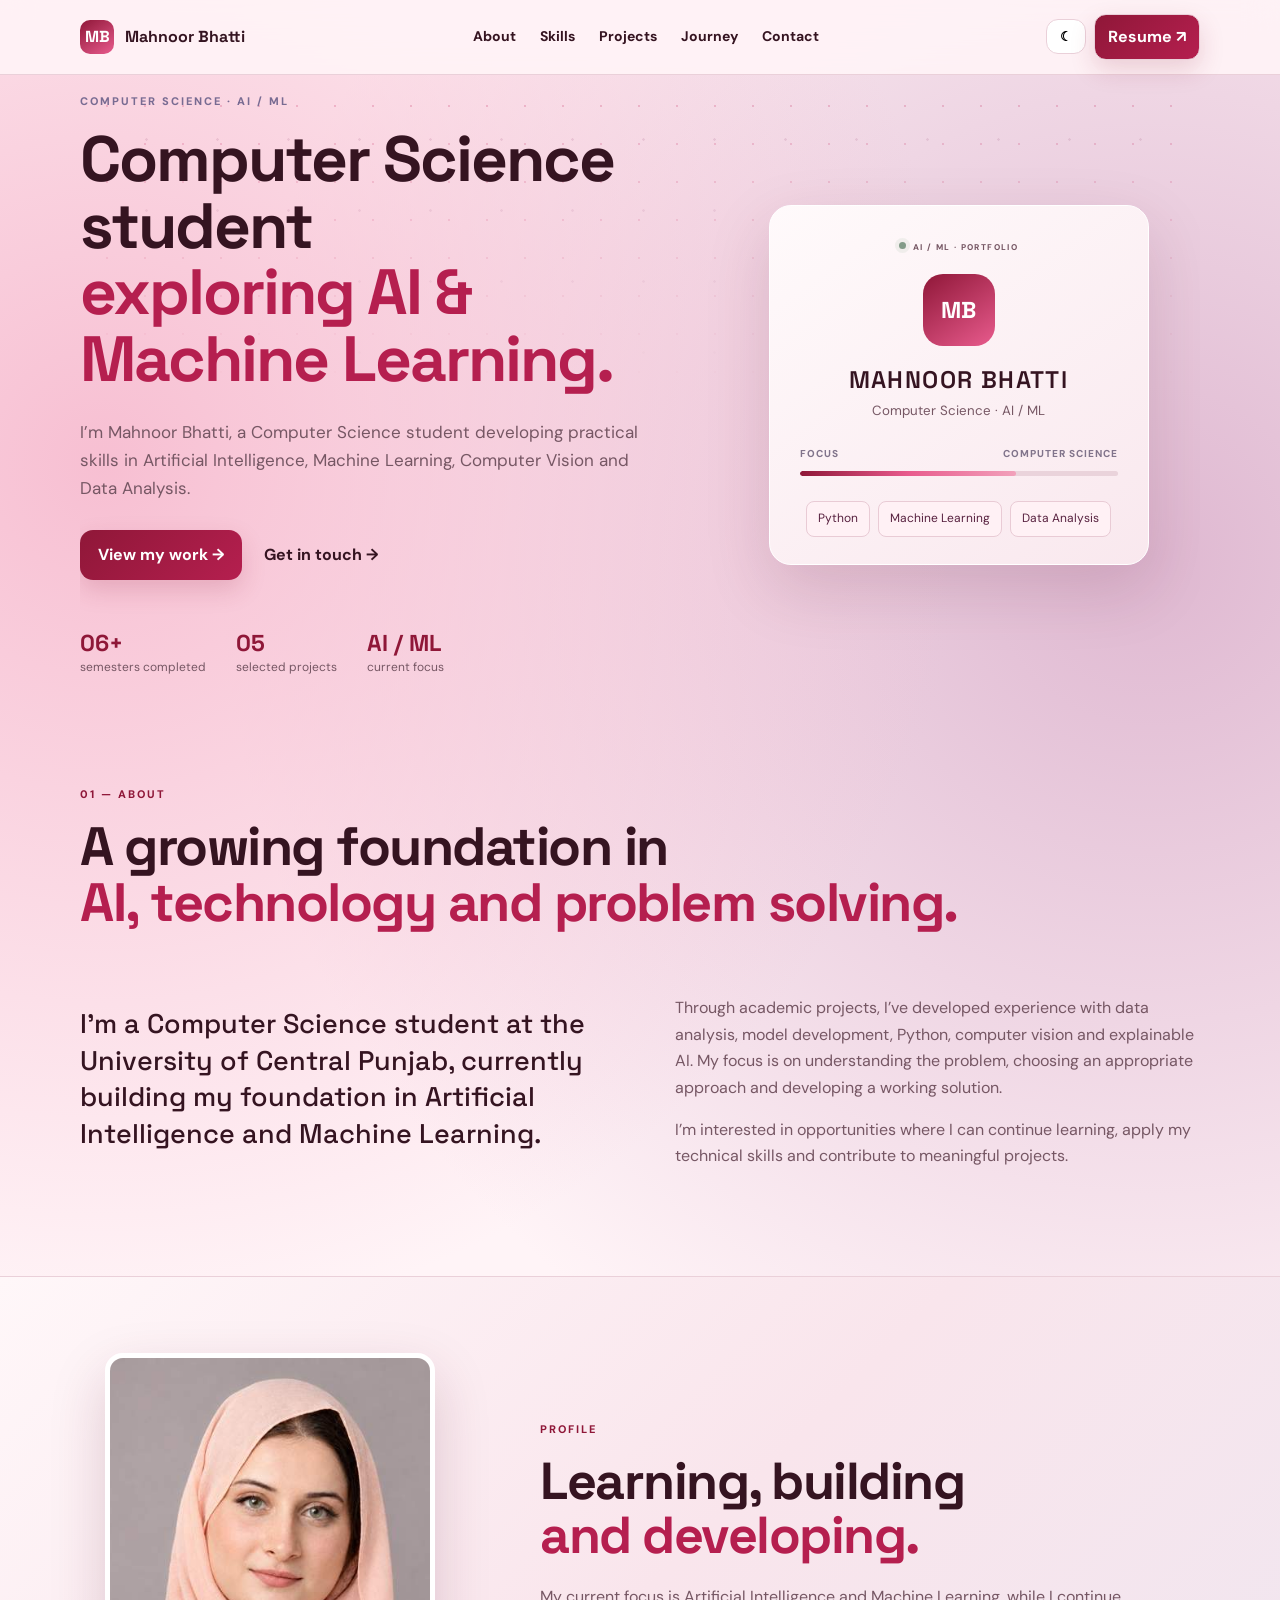
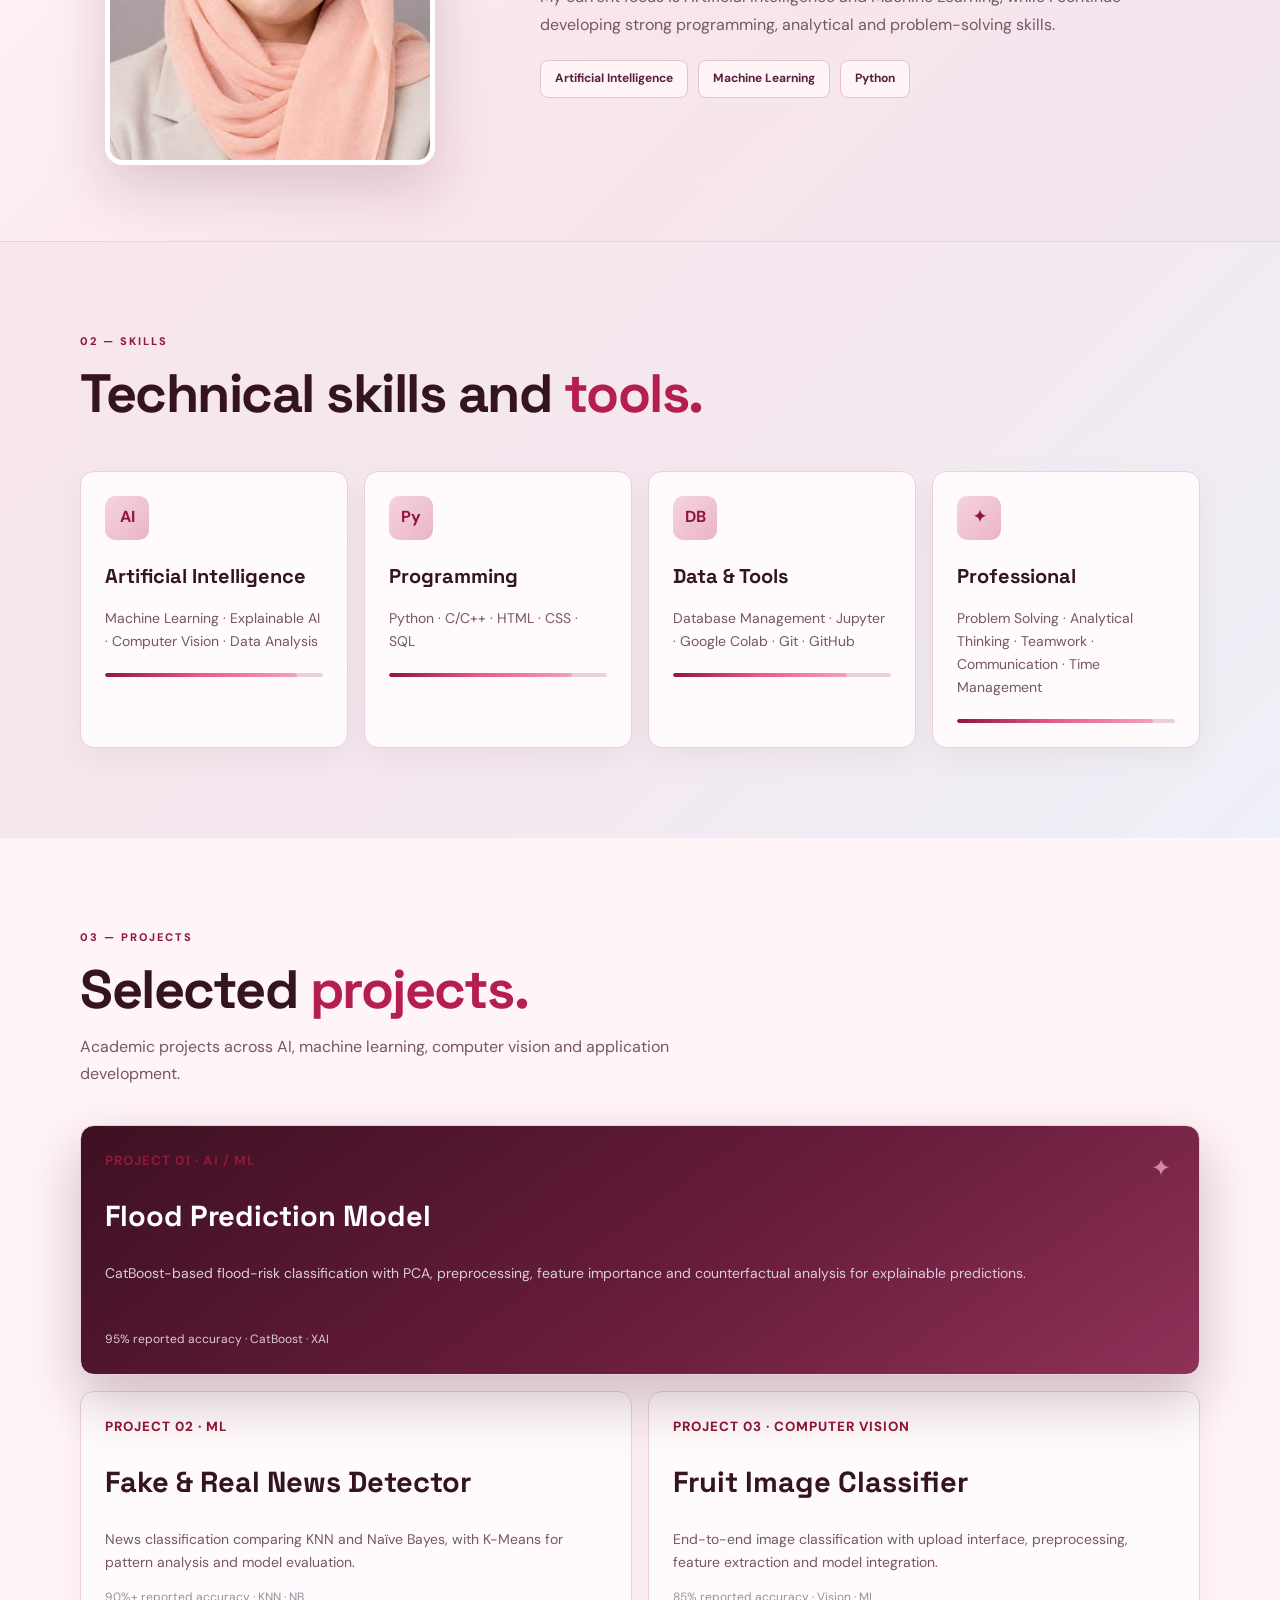
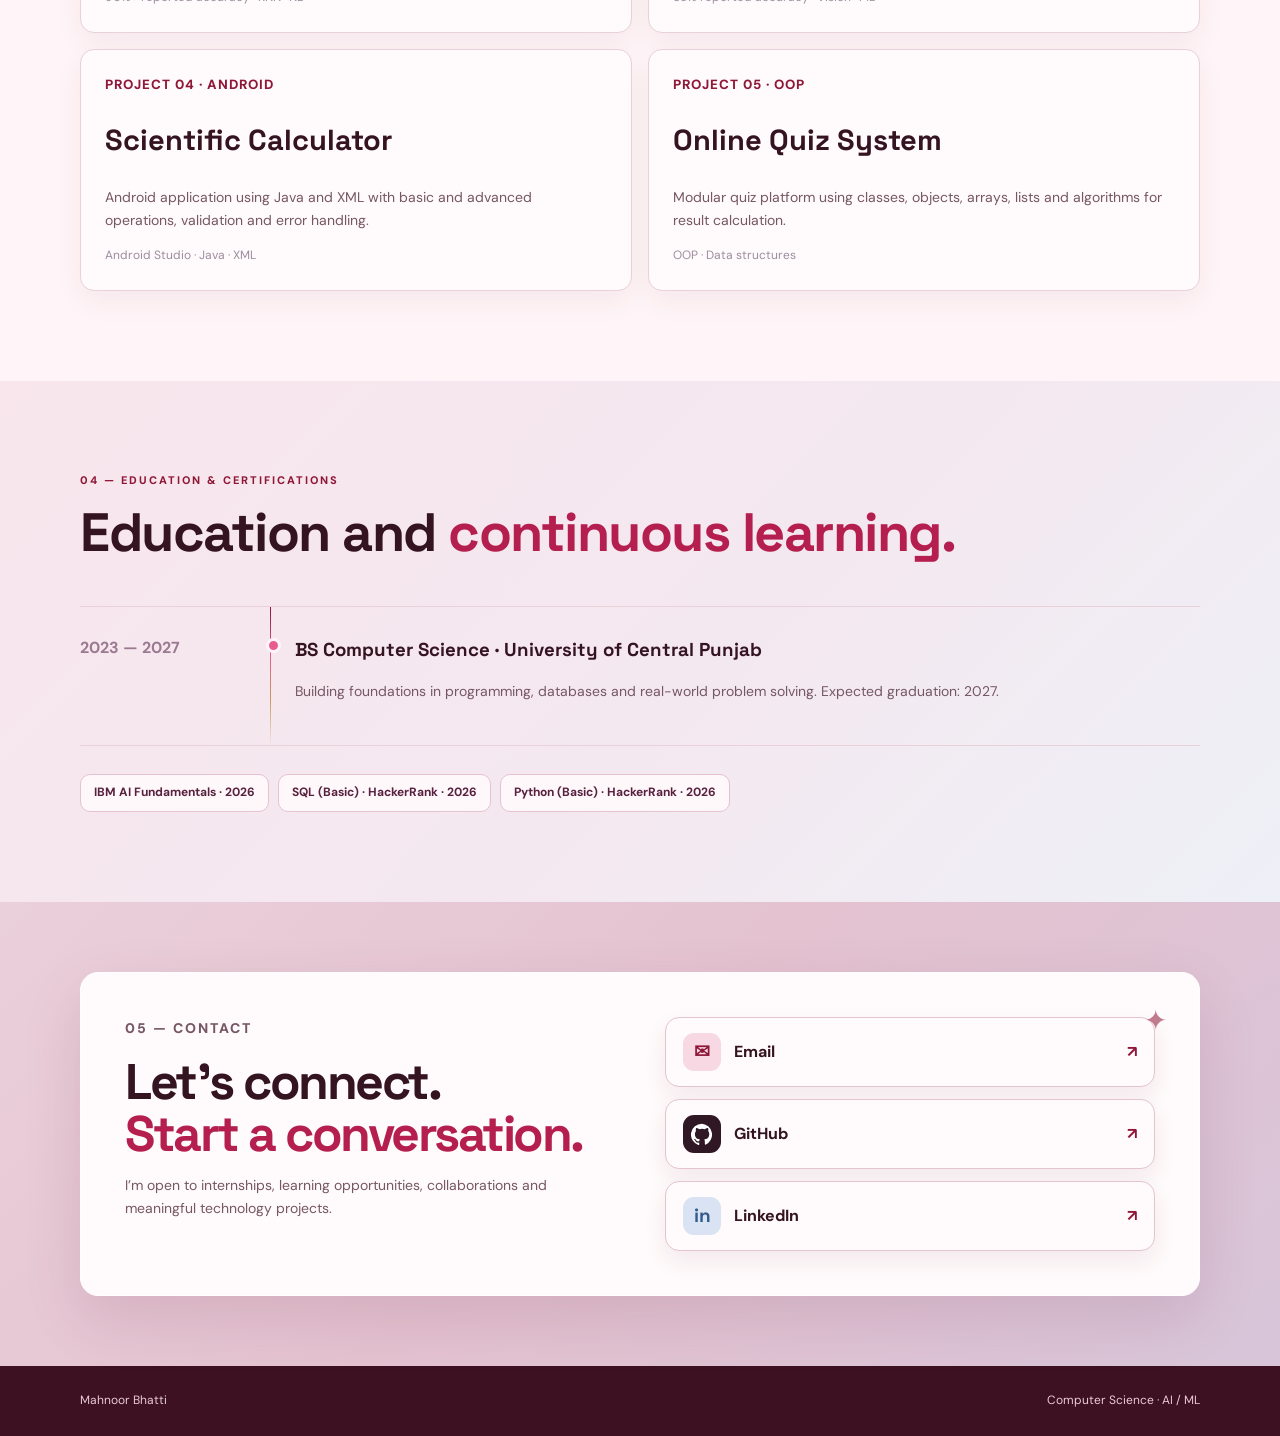
<file: index.html>
<!doctype html><html lang="en"><head><meta charset="utf-8"><meta name="viewport" content="width=device-width,initial-scale=1"><meta name="description" content="Mahnoor Bhatti — Computer Science student focused on AI, Machine Learning and data-driven projects."><title>Mahnoor Bhatti | AI & ML</title><link rel="preconnect" href="https://fonts.googleapis.com"><link rel="preconnect" href="https://fonts.gstatic.com" crossorigin><link href="https://fonts.googleapis.com/css2?family=DM+Sans:wght@400;500;600;700&family=Space+Grotesk:wght@500;600;700&display=swap" rel="stylesheet"><link rel="stylesheet" href="portfolio.css"></head><body>
<header><nav><a class="brand" href="#home"><b>MB</b> Mahnoor Bhatti</a><div class="links"><a href="#about">About</a><a href="#skills">Skills</a><a href="#projects">Projects</a><a href="#journey">Journey</a><a href="#contact">Contact</a></div><div class="actions"><button id="theme" aria-label="Toggle theme">☾</button><a class="resume" href="resume.html">Resume ↗</a></div></nav></header>
<main>
<section id="home" class="hero wrap"><div><p class="eyebrow">COMPUTER SCIENCE · AI / ML</p><h1>Computer Science student<br><em>exploring AI & Machine Learning.</em></h1><p class="intro">I’m Mahnoor Bhatti, a Computer Science student developing practical skills in Artificial Intelligence, Machine Learning, Computer Vision and Data Analysis.</p><div class="buttons"><a class="primary" href="#projects">View my work →</a><a class="plain" href="mailto:bhattimahnoor93@gmail.com">Get in touch →</a></div><div class="stats"><span><b>06+</b> semesters completed</span><span><b>05</b> selected projects</span><span><b>AI / ML</b> current focus</span></div></div><div class="visual professional-card"><div class="card character-card"><div class="character-top"><span class="status-dot"></span><small>AI / ML · PORTFOLIO</small></div><span class="card-mark">MB</span><strong>MAHNOOR BHATTI</strong><small>Computer Science · AI / ML</small><div class="level-row"><span>FOCUS</span><span>COMPUTER SCIENCE</span></div><div class="xp"><i></i></div><div class="focus-list"><span>Python</span><span>Machine Learning</span><span>Data Analysis</span></div></div></div></section>
<section id="about" class="section wrap"><p class="eyebrow">01 — ABOUT</p><h2>A growing foundation in<br><em>AI, technology and problem solving.</em></h2><div class="two"><p class="lead">I’m a Computer Science student at the University of Central Punjab, currently building my foundation in Artificial Intelligence and Machine Learning.</p><div><p>Through academic projects, I’ve developed experience with data analysis, model development, Python, computer vision and explainable AI. My focus is on understanding the problem, choosing an appropriate approach and developing a working solution.</p><p>I’m interested in opportunities where I can continue learning, apply my technical skills and contribute to meaningful projects.</p></div></div></section>
<section class="profile-section"><div class="wrap profile-layout"><div class="profile-photo"><div class="photo-glow"></div><img src="assets/images/mahnoor-profile.jpg" alt="Mahnoor Bhatti"></div><div class="profile-copy"><p class="eyebrow">PROFILE</p><h2>Learning, building<br><em>and developing.</em></h2><p>My current focus is Artificial Intelligence and Machine Learning, while I continue developing strong programming, analytical and problem-solving skills.</p><div class="profile-tags"><span>Artificial Intelligence</span><span>Machine Learning</span><span>Python</span></div></div></div></section>
<section id="skills" class="section tinted"><div class="wrap"><p class="eyebrow">02 — SKILLS</p><h2>Technical skills and <em>tools.</em></h2><div class="grid skills"><article><b>AI</b><h3>Artificial Intelligence</h3><p>Machine Learning · Explainable AI · Computer Vision · Data Analysis</p><div class="skill-meter"><i style="--level:88%"></i></div></article><article><b>Py</b><h3>Programming</h3><p>Python · C/C++ · HTML · CSS · SQL</p><div class="skill-meter"><i style="--level:84%"></i></div></article><article><b>DB</b><h3>Data & Tools</h3><p>Database Management · Jupyter · Google Colab · Git · GitHub</p><div class="skill-meter"><i style="--level:80%"></i></div></article><article><b>✦</b><h3>Professional</h3><p>Problem Solving · Analytical Thinking · Teamwork · Communication · Time Management</p><div class="skill-meter"><i style="--level:90%"></i></div></article></div></div></section>
<section id="projects" class="section wrap"><p class="eyebrow">03 — PROJECTS</p><h2>Selected <em>projects.</em></h2><p class="note">Academic projects across AI, machine learning, computer vision and application development.</p><div class="grid projects">
<article class="project feature"><small>PROJECT 01 · AI / ML</small><h3>Flood Prediction Model</h3><p>CatBoost-based flood-risk classification with PCA, preprocessing, feature importance and counterfactual analysis for explainable predictions.</p><footer>95% reported accuracy · CatBoost · XAI</footer></article>
<article class="project"><small>PROJECT 02 · ML</small><h3>Fake & Real News Detector</h3><p>News classification comparing KNN and Naïve Bayes, with K-Means for pattern analysis and model evaluation.</p><footer>90%+ reported accuracy · KNN · NB</footer></article>
<article class="project"><small>PROJECT 03 · COMPUTER VISION</small><h3>Fruit Image Classifier</h3><p>End-to-end image classification with upload interface, preprocessing, feature extraction and model integration.</p><footer>85% reported accuracy · Vision · ML</footer></article>
<article class="project"><small>PROJECT 04 · ANDROID</small><h3>Scientific Calculator</h3><p>Android application using Java and XML with basic and advanced operations, validation and error handling.</p><footer>Android Studio · Java · XML</footer></article>
<article class="project"><small>PROJECT 05 · OOP</small><h3>Online Quiz System</h3><p>Modular quiz platform using classes, objects, arrays, lists and algorithms for result calculation.</p><footer>OOP · Data structures</footer></article></div></section>
<section id="journey" class="section tinted"><div class="wrap"><p class="eyebrow">04 — EDUCATION & CERTIFICATIONS</p><h2>Education and <em>continuous learning.</em></h2><div class="timeline"><article><b>2023 — 2027</b><div><h3>BS Computer Science · University of Central Punjab</h3><p>Building foundations in programming, databases and real-world problem solving. Expected graduation: 2027.</p></div></article></div><div class="chips"><span>IBM AI Fundamentals · 2026</span><span>SQL (Basic) · HackerRank · 2026</span><span>Python (Basic) · HackerRank · 2026</span></div></div></section>
<section id="contact" class="contact"><div class="wrap contactbox"><div><p class="eyebrow">05 — CONTACT</p><h2>Let’s connect.<br><em>Start a conversation.</em></h2><p>I’m open to internships, learning opportunities, collaborations and meaningful technology projects.</p></div><div class="contactlinks">
<a class="social-link email-link" href="mailto:bhattimahnoor93@gmail.com"><span class="social-icon email-icon">✉</span><span>Email</span><b>↗</b></a>
<a class="social-link github-link" href="https://github.com/MahnoorB6" target="_blank" rel="noopener"><span class="social-icon github-icon" aria-hidden="true"><svg viewBox="0 0 24 24" role="img"><path fill="currentColor" d="M12 .7a12 12 0 0 0-3.8 23.4c.6.1.8-.3.8-.6v-2.2c-3.3.7-4-1.4-4-1.4-.5-1.3-1.3-1.6-1.3-1.6-1.1-.8.1-.8.1-.8 1.2.1 1.8 1.2 1.8 1.2 1.1 1.8 2.8 1.3 3.5 1 .1-.8.4-1.3.7-1.6-2.7-.3-5.5-1.4-5.5-6a4.7 4.7 0 0 1 1.2-3.3 4.4 4.4 0 0 1 .1-3.2s1-.3 3.4 1.2a11.7 11.7 0 0 1 6.2 0c2.4-1.6 3.4-1.2 3.4-1.2a4.4 4.4 0 0 1 .1 3.2 4.7 4.7 0 0 1 1.2 3.3c0 4.6-2.8 5.7-5.5 6 .4.3.7 1 .7 2v2.9c0 .3.2.7.8.6A12 12 0 0 0 12 .7"/></svg></span><span>GitHub</span><b>↗</b></a>
<a class="social-link linkedin-link" href="https://www.linkedin.com/in/mahnoor-bhatti-74084b361/" target="_blank" rel="noopener"><span class="social-icon linkedin-icon">in</span><span>LinkedIn</span><b>↗</b></a>
</div></div></section>
</main><footer><div class="wrap"><span>Mahnoor Bhatti</span><span>Computer Science · AI / ML</span></div></footer><script src="portfolio.js"></script></body></html>
</file>
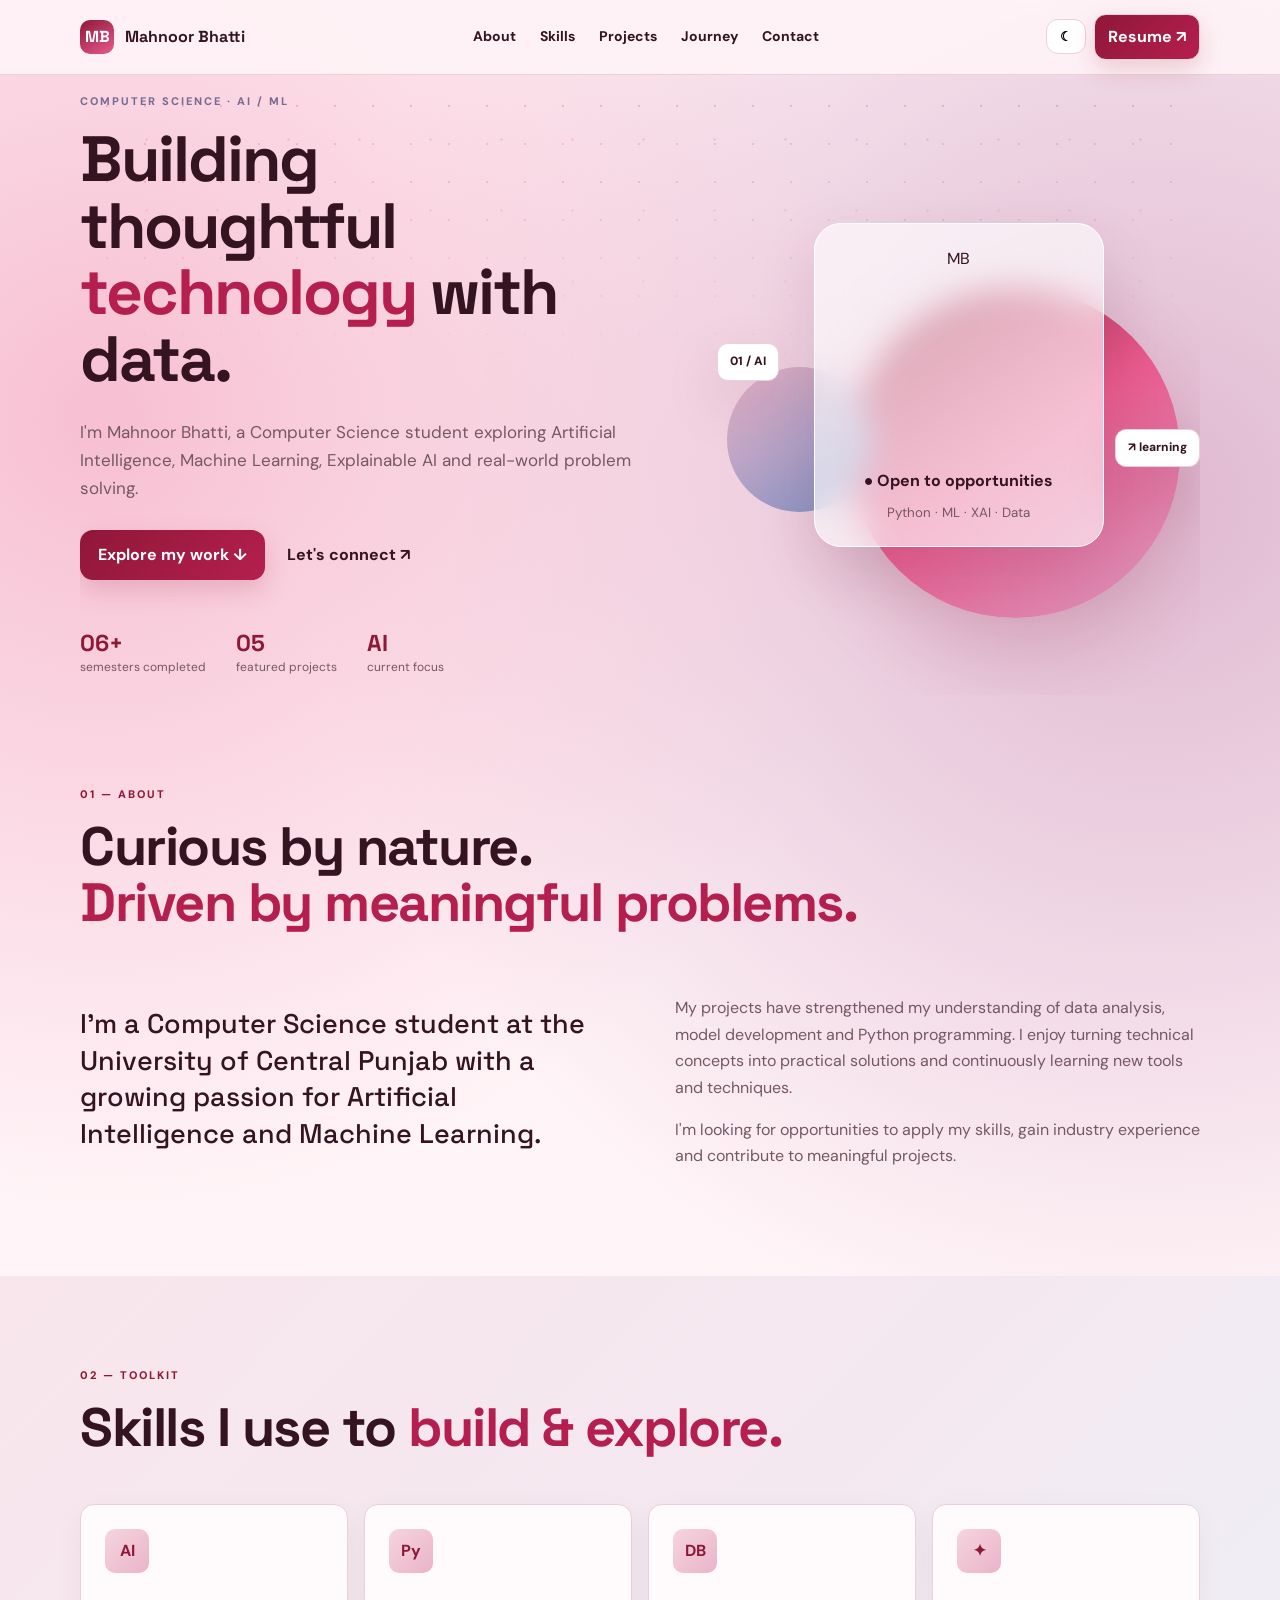
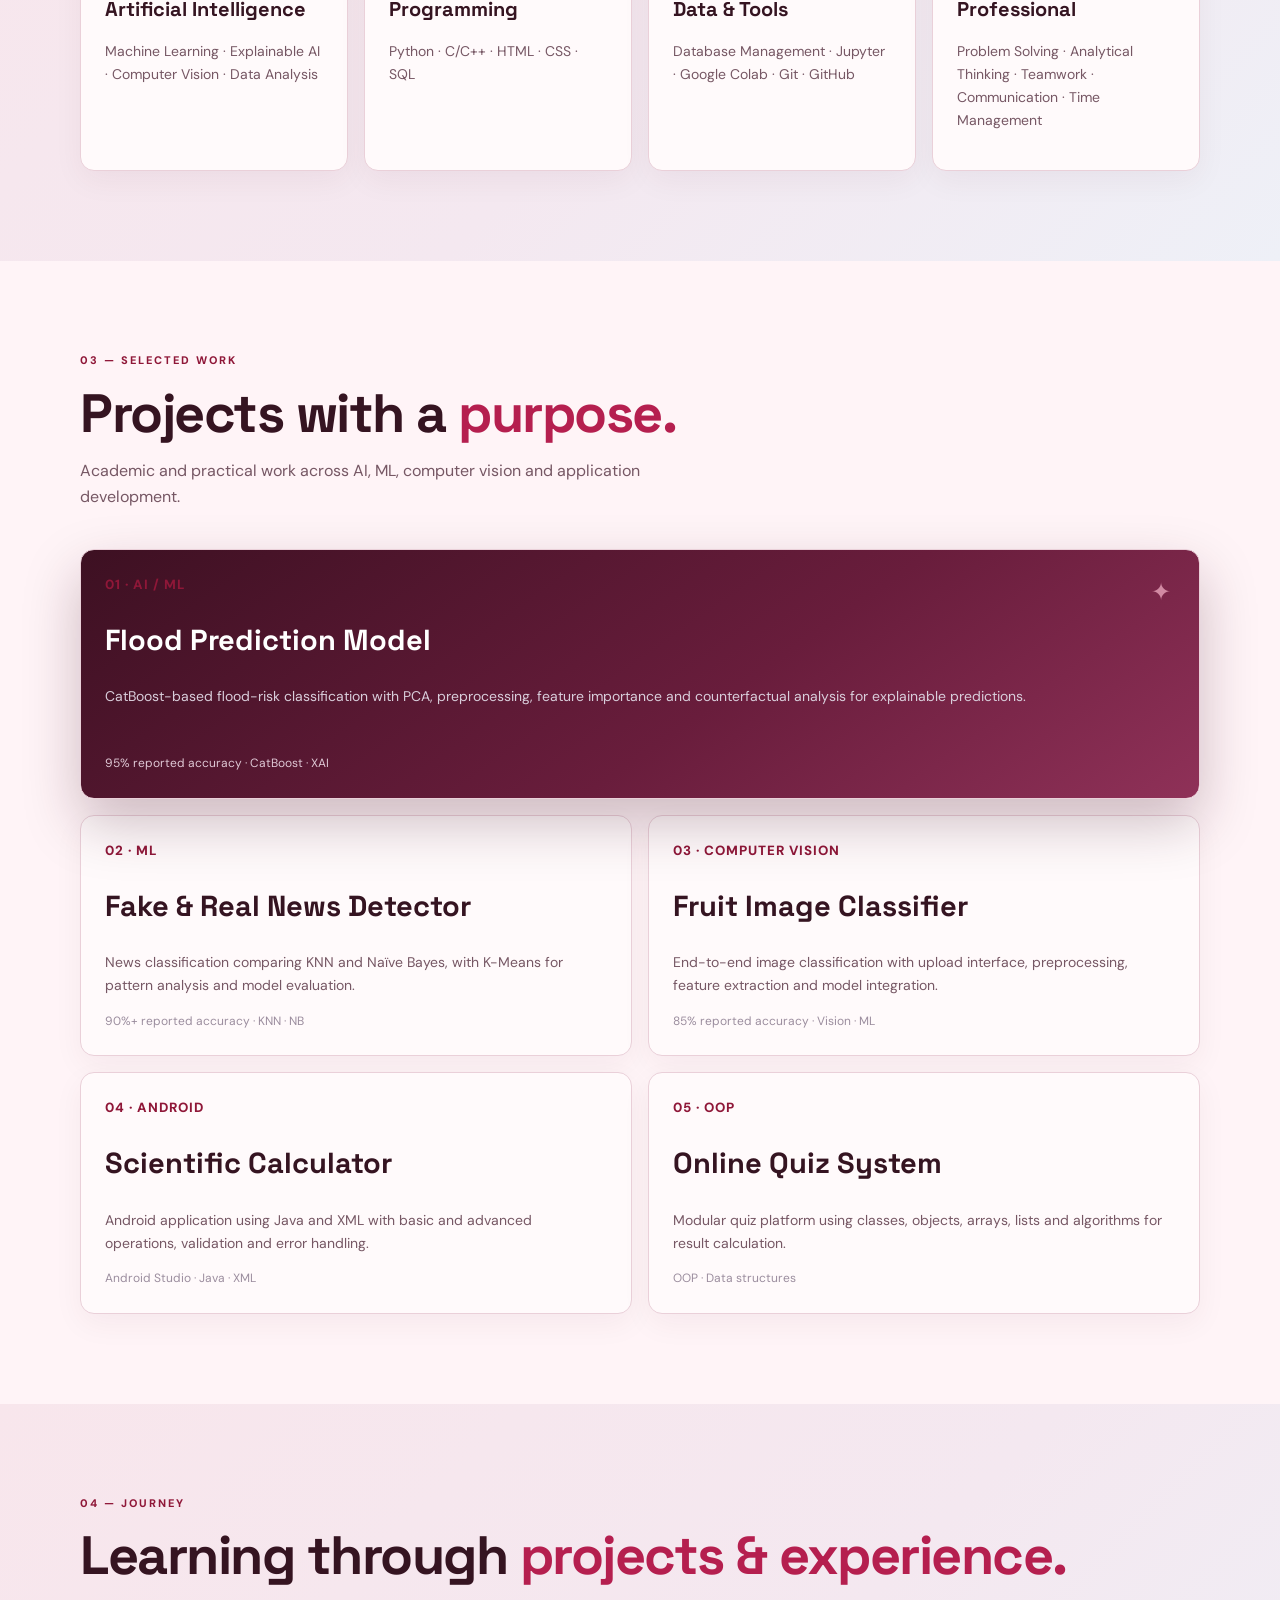
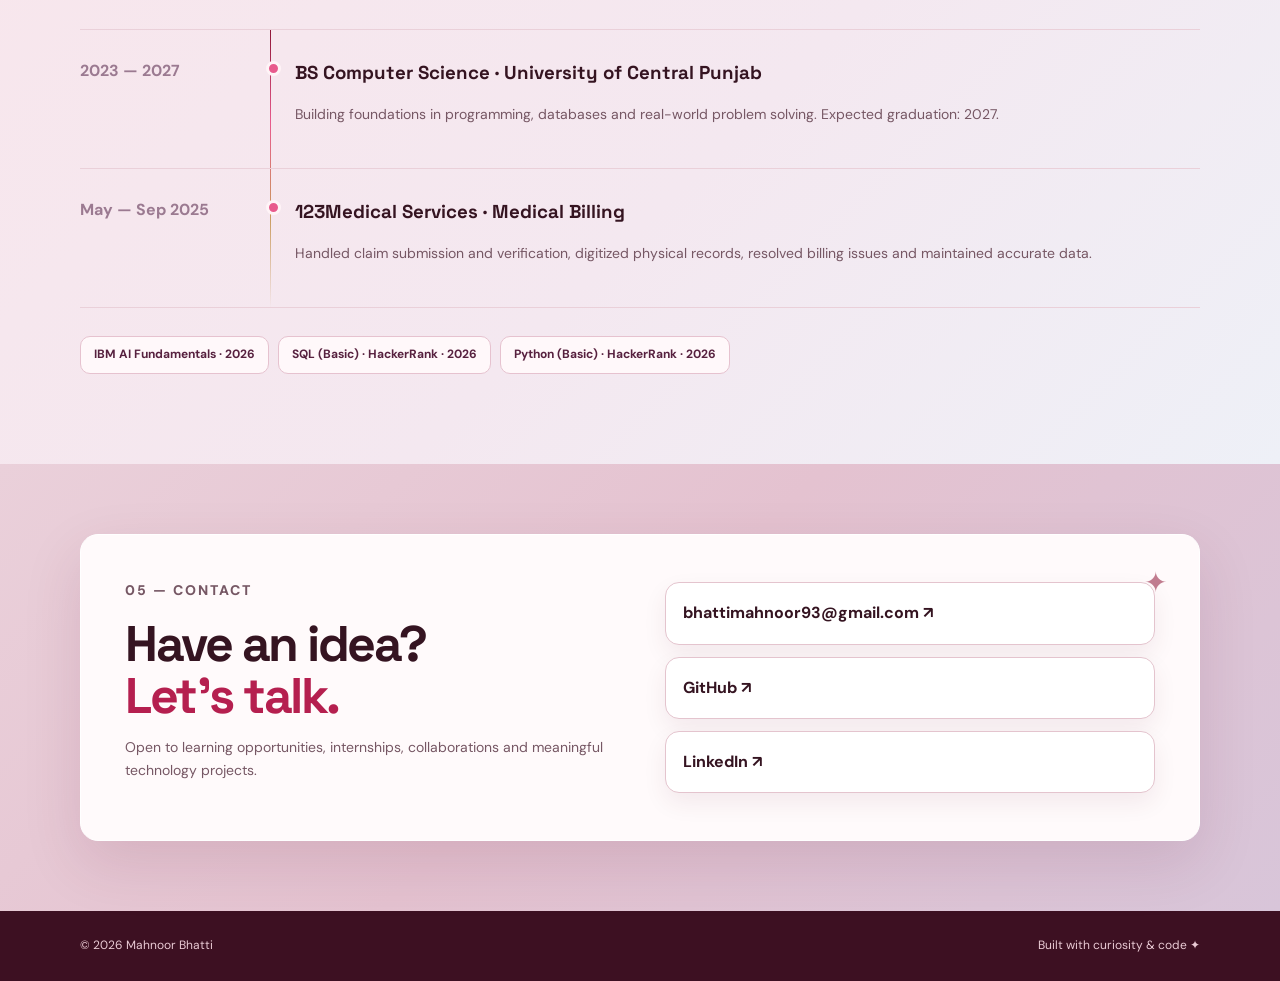
<file: portfolio.html>
<!doctype html><html lang="en"><head><meta charset="utf-8"><meta name="viewport" content="width=device-width,initial-scale=1"><meta name="description" content="Mahnoor Bhatti — Computer Science student focused on AI, Machine Learning and data-driven projects."><title>Mahnoor Bhatti | AI & ML</title><link rel="preconnect" href="https://fonts.googleapis.com"><link rel="preconnect" href="https://fonts.gstatic.com" crossorigin><link href="https://fonts.googleapis.com/css2?family=DM+Sans:wght@400;500;600;700&family=Space+Grotesk:wght@500;600;700&display=swap" rel="stylesheet"><link rel="stylesheet" href="portfolio.css"></head><body>
<header><nav><a class="brand" href="#home"><b>MB</b> Mahnoor Bhatti</a><div class="links"><a href="#about">About</a><a href="#skills">Skills</a><a href="#projects">Projects</a><a href="#journey">Journey</a><a href="#contact">Contact</a></div><div class="actions"><button id="theme">☾</button><a class="resume" href="public/about.html">Resume ↗</a></div></nav></header>
<main>
<section id="home" class="hero wrap"><div><p class="eyebrow">COMPUTER SCIENCE · AI / ML</p><h1>Building thoughtful <em>technology</em> with data.</h1><p class="intro">I'm Mahnoor Bhatti, a Computer Science student exploring Artificial Intelligence, Machine Learning, Explainable AI and real-world problem solving.</p><div class="buttons"><a class="primary" href="#projects">Explore my work ↓</a><a class="plain" href="mailto:bhattimahnoor93@gmail.com">Let's connect ↗</a></div><div class="stats"><span><b>06+</b> semesters completed</span><span><b>05</b> featured projects</span><span><b>AI</b> current focus</span></div></div><div class="visual"><i class="orb a"></i><i class="orb b"></i><div class="card"><div class="avatar">MB</div><strong>● Open to opportunities</strong><small>Python · ML · XAI · Data</small></div><label>01 / AI</label><label>↗ learning</label></div></section>
<section id="about" class="section wrap"><p class="eyebrow">01 — ABOUT</p><h2>Curious by nature.<br><em>Driven by meaningful problems.</em></h2><div class="two"><p class="lead">I'm a Computer Science student at the University of Central Punjab with a growing passion for Artificial Intelligence and Machine Learning.</p><div><p>My projects have strengthened my understanding of data analysis, model development and Python programming. I enjoy turning technical concepts into practical solutions and continuously learning new tools and techniques.</p><p>I'm looking for opportunities to apply my skills, gain industry experience and contribute to meaningful projects.</p></div></div></section>
<section id="skills" class="section tinted"><div class="wrap"><p class="eyebrow">02 — TOOLKIT</p><h2>Skills I use to <em>build & explore.</em></h2><div class="grid skills"><article><b>AI</b><h3>Artificial Intelligence</h3><p>Machine Learning · Explainable AI · Computer Vision · Data Analysis</p></article><article><b>Py</b><h3>Programming</h3><p>Python · C/C++ · HTML · CSS · SQL</p></article><article><b>DB</b><h3>Data & Tools</h3><p>Database Management · Jupyter · Google Colab · Git · GitHub</p></article><article><b>✦</b><h3>Professional</h3><p>Problem Solving · Analytical Thinking · Teamwork · Communication · Time Management</p></article></div></div></section>
<section id="projects" class="section wrap"><p class="eyebrow">03 — SELECTED WORK</p><h2>Projects with a <em>purpose.</em></h2><p class="note">Academic and practical work across AI, ML, computer vision and application development.</p><div class="grid projects">
<article class="project feature"><small>01 · AI / ML</small><h3>Flood Prediction Model</h3><p>CatBoost-based flood-risk classification with PCA, preprocessing, feature importance and counterfactual analysis for explainable predictions.</p><footer>95% reported accuracy · CatBoost · XAI</footer></article>
<article class="project"><small>02 · ML</small><h3>Fake & Real News Detector</h3><p>News classification comparing KNN and Naïve Bayes, with K-Means for pattern analysis and model evaluation.</p><footer>90%+ reported accuracy · KNN · NB</footer></article>
<article class="project"><small>03 · COMPUTER VISION</small><h3>Fruit Image Classifier</h3><p>End-to-end image classification with upload interface, preprocessing, feature extraction and model integration.</p><footer>85% reported accuracy · Vision · ML</footer></article>
<article class="project"><small>04 · ANDROID</small><h3>Scientific Calculator</h3><p>Android application using Java and XML with basic and advanced operations, validation and error handling.</p><footer>Android Studio · Java · XML</footer></article>
<article class="project"><small>05 · OOP</small><h3>Online Quiz System</h3><p>Modular quiz platform using classes, objects, arrays, lists and algorithms for result calculation.</p><footer>OOP · Data structures</footer></article></div></section>
<section id="journey" class="section tinted"><div class="wrap"><p class="eyebrow">04 — JOURNEY</p><h2>Learning through <em>projects & experience.</em></h2><div class="timeline"><article><b>2023 — 2027</b><div><h3>BS Computer Science · University of Central Punjab</h3><p>Building foundations in programming, databases and real-world problem solving. Expected graduation: 2027.</p></div></article><article><b>May — Sep 2025</b><div><h3>123Medical Services · Medical Billing</h3><p>Handled claim submission and verification, digitized physical records, resolved billing issues and maintained accurate data.</p></div></article></div><div class="chips"><span>IBM AI Fundamentals · 2026</span><span>SQL (Basic) · HackerRank · 2026</span><span>Python (Basic) · HackerRank · 2026</span></div></div></section>
<section id="contact" class="contact"><div class="wrap contactbox"><div><p class="eyebrow">05 — CONTACT</p><h2>Have an idea?<br><em>Let's talk.</em></h2><p>Open to learning opportunities, internships, collaborations and meaningful technology projects.</p></div><div class="contactlinks"><a href="mailto:bhattimahnoor93@gmail.com">bhattimahnoor93@gmail.com ↗</a><a href="https://github.com/MahnoorB6" target="_blank">GitHub ↗</a><a href="https://www.linkedin.com/in/mahnoor-bhatti-74084b361/" target="_blank">LinkedIn ↗</a></div></div></section>
</main><footer><div class="wrap"><span>© 2026 Mahnoor Bhatti</span><span>Built with curiosity & code ✦</span></div></footer><script src="portfolio.js"></script></body></html>
</file>
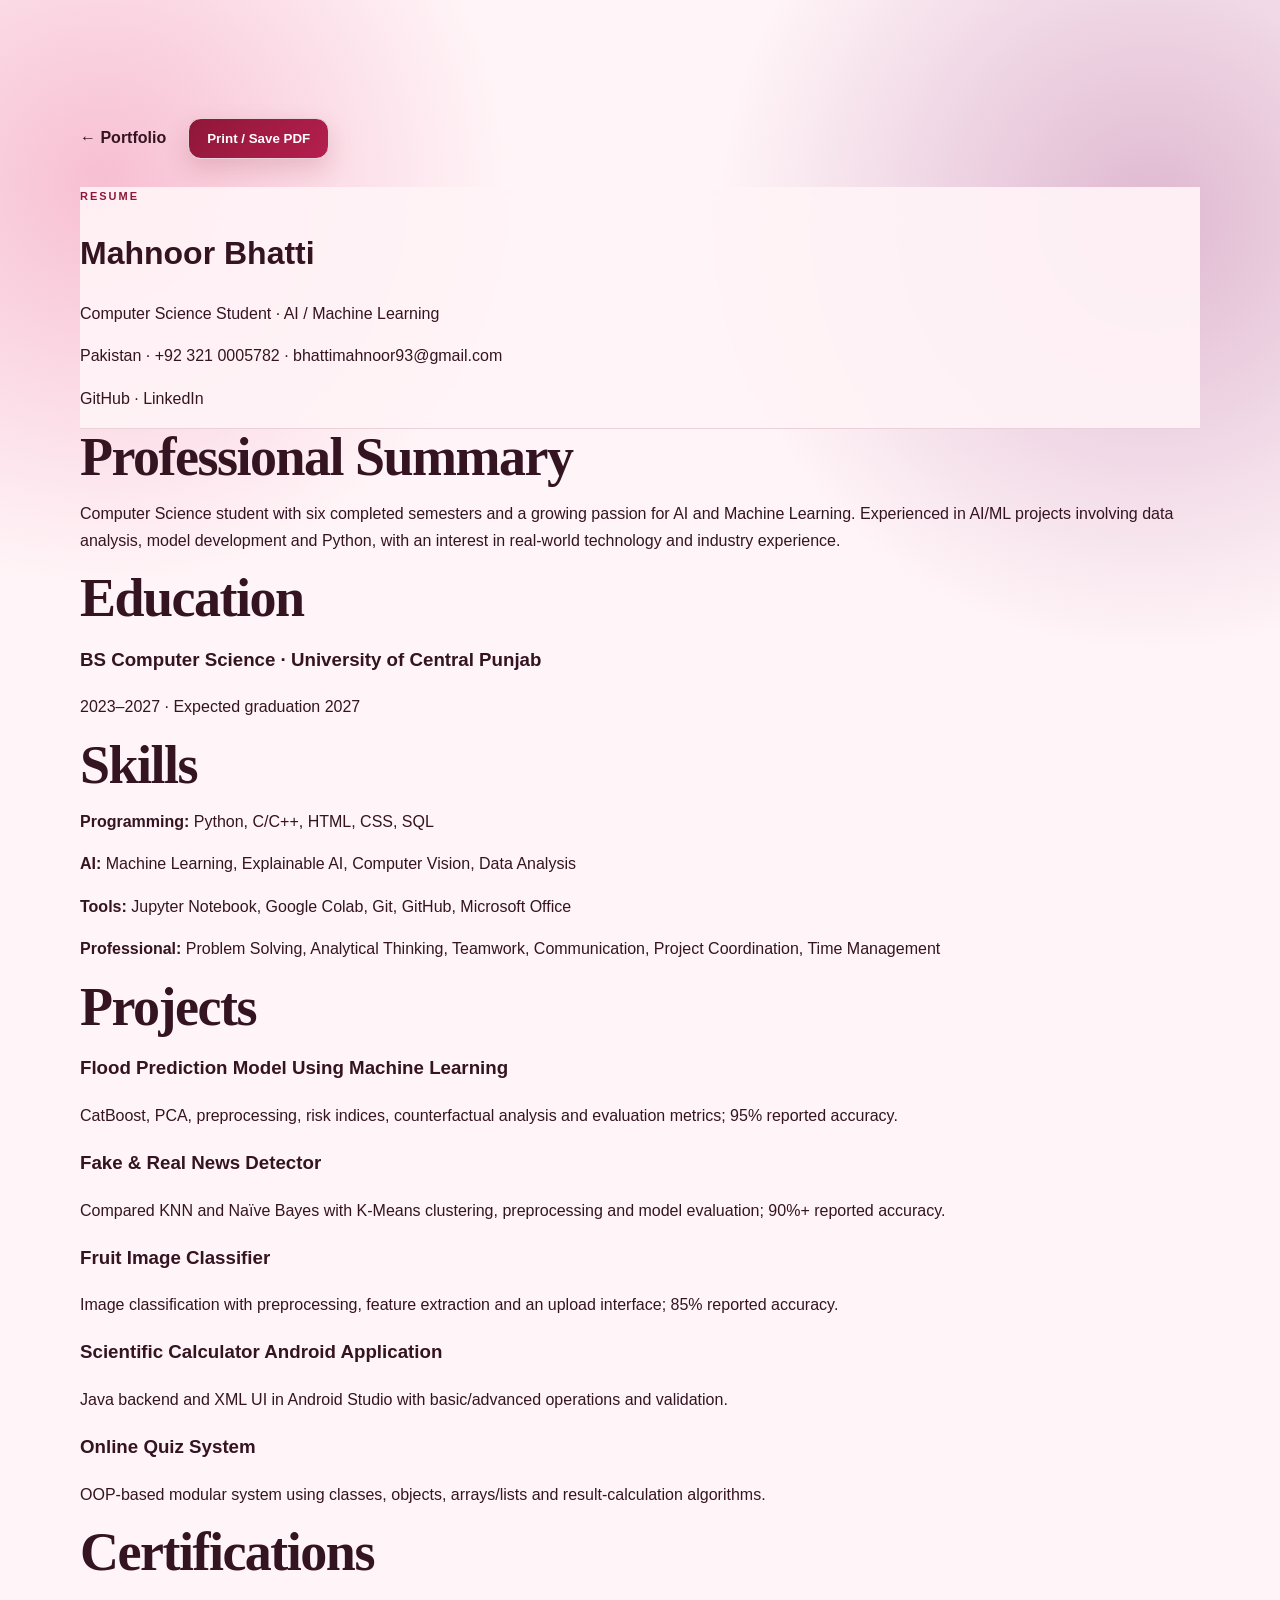
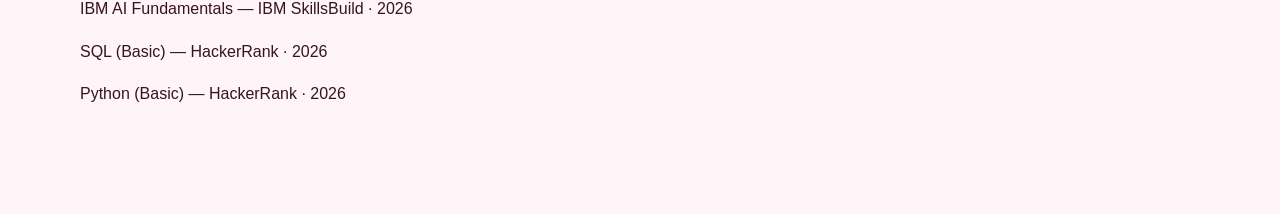
<file: resume.html>
<!doctype html><html lang="en"><head><meta charset="utf-8"><meta name="viewport" content="width=device-width,initial-scale=1"><title>Mahnoor Bhatti | Resume</title><link rel="preconnect" href="https://fonts.googleapis.com"><link rel="stylesheet" href="portfolio.css"></head><body><main class="section wrap resume-page"><div class="buttons"><a class="plain" href="index.html">← Portfolio</a><button class="primary" onclick="window.print()">Print / Save PDF</button></div><header class="resume-head"><p class="eyebrow">RESUME</p><h1>Mahnoor Bhatti</h1><p>Computer Science Student · AI / Machine Learning</p><p>Pakistan · +92 321 0005782 · bhattimahnoor93@gmail.com</p><p><a href="https://github.com/MahnoorB6">GitHub</a> · <a href="https://www.linkedin.com/in/mahnoor-bhatti-74084b361/">LinkedIn</a></p></header><section><h2>Professional Summary</h2><p>Computer Science student with six completed semesters and a growing passion for AI and Machine Learning. Experienced in AI/ML projects involving data analysis, model development and Python, with an interest in real-world technology and industry experience.</p></section><section><h2>Education</h2><h3>BS Computer Science · University of Central Punjab</h3><p>2023–2027 · Expected graduation 2027</p></section><section><h2>Skills</h2><p><b>Programming:</b> Python, C/C++, HTML, CSS, SQL</p><p><b>AI:</b> Machine Learning, Explainable AI, Computer Vision, Data Analysis</p><p><b>Tools:</b> Jupyter Notebook, Google Colab, Git, GitHub, Microsoft Office</p><p><b>Professional:</b> Problem Solving, Analytical Thinking, Teamwork, Communication, Project Coordination, Time Management</p></section><section><h2>Projects</h2><h3>Flood Prediction Model Using Machine Learning</h3><p>CatBoost, PCA, preprocessing, risk indices, counterfactual analysis and evaluation metrics; 95% reported accuracy.</p><h3>Fake & Real News Detector</h3><p>Compared KNN and Naïve Bayes with K-Means clustering, preprocessing and model evaluation; 90%+ reported accuracy.</p><h3>Fruit Image Classifier</h3><p>Image classification with preprocessing, feature extraction and an upload interface; 85% reported accuracy.</p><h3>Scientific Calculator Android Application</h3><p>Java backend and XML UI in Android Studio with basic/advanced operations and validation.</p><h3>Online Quiz System</h3><p>OOP-based modular system using classes, objects, arrays/lists and result-calculation algorithms.</p></section><section><h2>Certifications</h2><p>IBM AI Fundamentals — IBM SkillsBuild · 2026</p><p>SQL (Basic) — HackerRank · 2026</p><p>Python (Basic) — HackerRank · 2026</p></section></main></body></html>
</file>
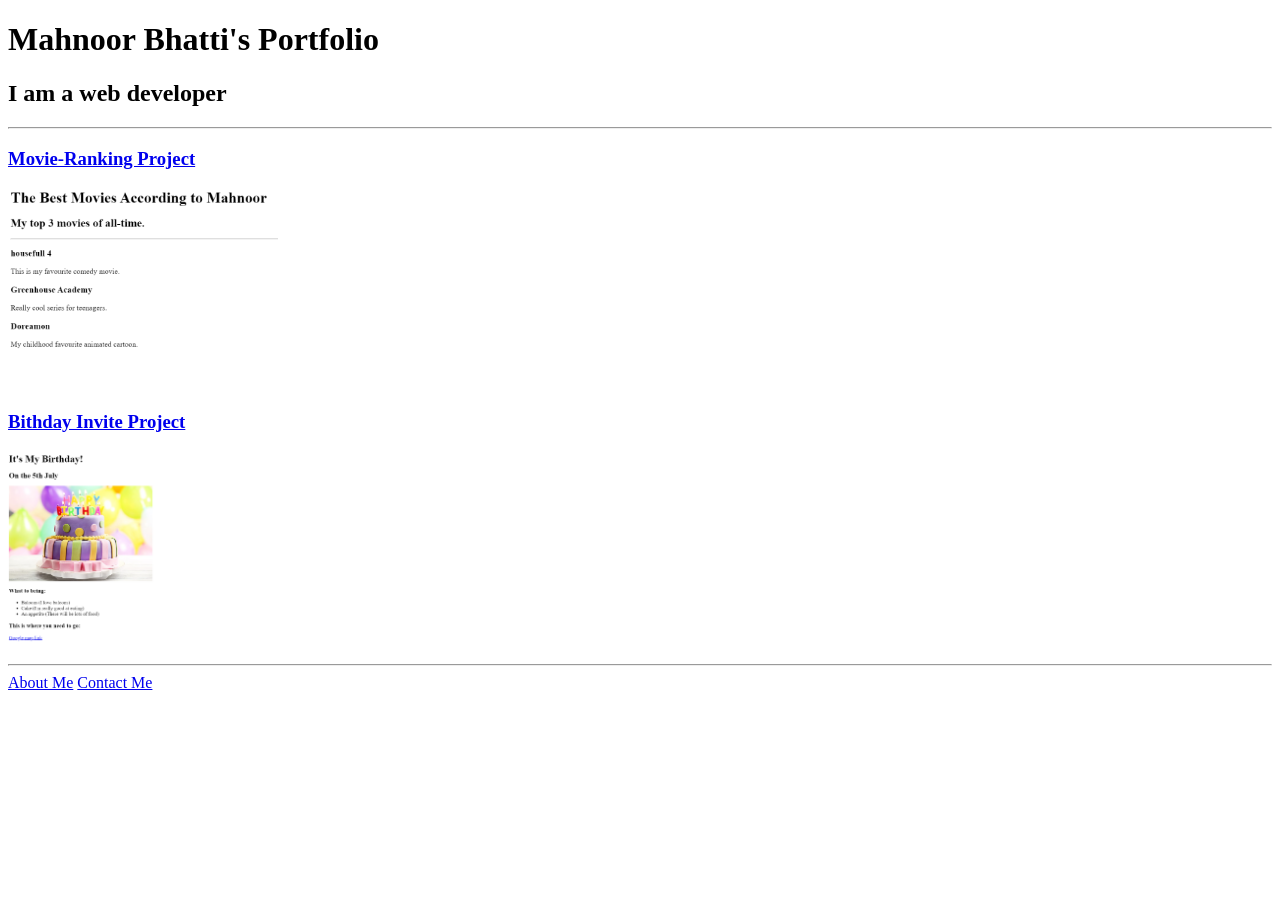
<file: solution.html>
<!DOCTYPE html>
<html lang="eng">

  <head>
    <meta charset="UTF=8">
    <title>Mahnoor's Portfolio</title>
  </head>

  <body>
    <h1>Mahnoor Bhatti's Portfolio</h1>
    <h2>I am a web developer</h2>
    <hr />
    <h3><a href="./public/movie-ranking.html">Movie-Ranking Project</a></h3>
    <img src="./assets/images/movie-ranking.png"height="200"alt="movie-ranking project"/>
    <h3><a href=".public/birthday-invite.html">Bithday Invite Project</a></h3>
    <img src="./assets/images/birthday-invite.png"height="200"alt="birthday-invite project"/>
    <hr />
    <a href="./public/about.html">About Me</a>
    <a href="./public/contact.html">Contact Me</a>
  </body>

</html>
</file>
<file: portfolio.css>
:root{--bg:#fff9f5;--white:#fff;--soft:#f3eeff;--text:#403047;--muted:#69736d;--lav:#8b8de8;--rose:#efa7c0;--blue:#a9cbe8;--line:#eadfe5;--shadow:0 24px 70px #40304718}*{box-sizing:border-box}html{scroll-behavior:smooth}body{margin:0;background:var(--bg);color:var(--text);font:16px/1.65 "DM Sans",sans-serif}a{color:inherit;text-decoration:none}.wrap{width:min(1120px,calc(100% - 36px));margin:auto}header{position:sticky;top:0;z-index:5;background:#fff9f5dd;backdrop-filter:blur(16px);border-bottom:1px solid var(--line)}nav{width:min(1120px,calc(100% - 36px));height:74px;margin:auto;display:flex;align-items:center;justify-content:space-between;gap:20px}.brand{font-family:"Space Grotesk";font-weight:700}.brand b{display:inline-grid;place-items:center;background:var(--text);color:white;border-radius:10px;width:34px;height:34px;margin-right:7px}.links{display:flex;gap:24px;font-size:14px;font-weight:700}.links a:hover{color:var(--lav)}.actions{display:flex;gap:8px;align-items:center}button,.resume{border:1px solid var(--line);background:white;border-radius:12px;padding:9px 13px;font-weight:700;cursor:pointer}.resume{background:var(--text);color:white}.hero{min-height:690px;display:grid;grid-template-columns:1.08fr .92fr;align-items:center;gap:40px}.eyebrow{font-size:11px;letter-spacing:2px;font-weight:800;color:#82758a;margin:0 0 16px}.hero h1,h2{font:700 clamp(44px,6vw,76px)/1.04 "Space Grotesk";letter-spacing:-2.5px;margin:0}.hero em,h2 em{font-style:normal;color:var(--lav)}.intro{font-size:18px;color:var(--muted);max-width:650px;margin:25px 0}.buttons{display:flex;gap:22px;align-items:center;margin:28px 0}.primary{background:var(--text);color:white;padding:12px 18px;border-radius:13px;font-weight:700}.plain{font-weight:700}.stats{display:flex;gap:30px;margin-top:48px}.stats span{font-size:12px;color:var(--muted);display:grid}.stats b{font:700 23px "Space Grotesk";color:var(--text)}.visual{height:480px;position:relative;display:grid;place-items:center}.orb{position:absolute;border-radius:50%}.orb.a{width:330px;height:330px;background:linear-gradient(145deg,var(--rose),var(--lav));right:20px;top:65px}.orb.b{width:145px;height:145px;background:var(--blue);left:10px;bottom:35px}.card{position:relative;z-index:2;width:290px;padding:22px;background:#ffffff9c;border:1px solid #fff;border-radius:27px;box-shadow:var(--shadow);backdrop-filter:blur(16px);text-align:center}.avatar{display:block;width:100%;height:205px;object-fit:cover;object-position:center 25%;border-radius:19px;margin-bottom:17px}.card small{display:block;color:var(--muted);margin-top:7px}.visual label{position:absolute;background:white;border:1px solid var(--line);padding:8px 12px;border-radius:11px;box-shadow:var(--shadow);font-size:12px;font-weight:800;z-index:3}.visual label:nth-last-child(2){left:0;top:120px}.visual label:last-child{right:0;bottom:80px}.section{padding:105px 0}.section h2{font-size:clamp(38px,5vw,58px)}.two{display:grid;grid-template-columns:1fr 1fr;gap:70px;margin-top:48px}.two p{color:var(--muted)}.lead{font:500 27px/1.35 "Space Grotesk"!important;color:var(--text)!important}.tinted{background:var(--soft)}.grid{display:grid;gap:16px}.skills{grid-template-columns:repeat(4,1fr);margin-top:48px}.skills article,.project{background:var(--white);border:1px solid var(--line);border-radius:22px;padding:27px}.skills article>b{display:grid;place-items:center;width:44px;height:44px;border-radius:13px;background:linear-gradient(135deg,var(--lav),var(--rose));color:white}.skills h3,.project h3{font-family:"Space Grotesk";font-size:20px;margin:20px 0 8px}.skills p,.project p,.timeline p,.contactbox p{color:var(--muted);font-size:14px}.note{color:var(--muted);max-width:650px}.projects{grid-template-columns:repeat(2,1fr);margin-top:38px}.project{min-height:240px;display:flex;flex-direction:column}.project small{font-weight:800;letter-spacing:1px;color:#88768c}.project h3{font-size:29px}.project footer{margin-top:auto;color:#9b8d9e;font-size:12px}.project.feature{grid-column:span 2;background:var(--text);color:white;min-height:285px}.feature p{color:#d9cedb}.feature small,.feature footer{color:#dfc8d5}.timeline{margin-top:45px;border-top:1px solid var(--line)}.timeline article{display:grid;grid-template-columns:180px 1fr;gap:35px;padding:28px 0;border-bottom:1px solid var(--line)}.timeline h3{font-family:"Space Grotesk";margin:0}.timeline b{color:#9b7a91}.chips{display:flex;flex-wrap:wrap;gap:9px;margin-top:28px}.chips span{background:white;border:1px solid var(--line);border-radius:99px;padding:8px 13px;font-size:12px;font-weight:700}.contact{padding:90px 0;background:linear-gradient(135deg,var(--rose),var(--lav))}.contactbox{display:grid;grid-template-columns:1fr 1fr;gap:50px;background:#ffffffb8;border:1px solid white;border-radius:30px;padding:52px}.contactbox h2{font-size:57px}.contactlinks{display:flex;flex-direction:column;justify-content:center;gap:12px}.contactlinks a{background:white;padding:17px;border-radius:14px;font-weight:700;box-shadow:0 8px 25px #40304712}body>footer{padding:25px 0;color:var(--muted);font-size:12px}.wrap{max-width:1120px}body>footer .wrap{display:flex;justify-content:space-between}@media(max-width:850px){.links{display:none}.hero{grid-template-columns:1fr;padding:55px 0}.visual{height:390px}.two,.contactbox{grid-template-columns:1fr}.skills{grid-template-columns:1fr 1fr}.projects{grid-template-columns:1fr}.project.feature{grid-column:auto}.timeline article{grid-template-columns:1fr;gap:5px}}@media(max-width:520px){.skills{grid-template-columns:1fr}.hero h1{font-size:45px}.stats{gap:15px}.contactbox{padding:32px}.contactbox h2{font-size:44px}.visual label{display:none}}body.dark{--bg:#211b25;--white:#302635;--soft:#302635;--text:#faf5f7;--muted:#c7bcc8;--line:#4a3e4e}body.dark header{background:#211b25e8}body.dark .brand b{background:#faf5f7;color:#403047}body.dark button{background:var(--white);color:var(--text)}body.dark .orb.a{opacity:.7}body.dark .card{background:#302635bb}.dark .project{background:#302635}body.dark .project.feature{background:#171319}body.dark .contactbox{background:#302635cc}.dark .chips span{background:#302635}.hero-card{display:flex;flex-direction:column;align-items:center;justify-content:center;min-height:250px}.card-mark{display:grid;place-items:center;width:92px;height:92px;border-radius:28px;background:linear-gradient(145deg,var(--lav),var(--rose));color:white;font:700 30px "Space Grotesk";margin-bottom:24px;box-shadow:0 18px 45px #40304722}.profile-section{padding:90px 0;background:linear-gradient(135deg,#fff3f4 0%,#f3eeff 55%,#edf7f3 100%);overflow:hidden}.profile-layout{display:grid;grid-template-columns:.85fr 1.15fr;align-items:center;gap:90px}.profile-photo{position:relative;display:flex;justify-content:center}.profile-photo img{position:relative;z-index:2;width:min(390px,100%);aspect-ratio:4/5;object-fit:cover;object-position:center top;border-radius:34px;border:8px solid white;box-shadow:0 28px 80px #40304720}.photo-glow{position:absolute;width:330px;height:330px;border-radius:50%;background:linear-gradient(145deg,var(--rose),var(--lav));filter:blur(3px);top:45px;left:50%;transform:translateX(-50%);opacity:.65}.profile-copy h2{font-size:clamp(40px,5vw,58px)}.profile-copy>p:not(.eyebrow){max-width:590px;color:var(--muted);font-size:17px;margin:25px 0}.profile-tags{display:flex;flex-wrap:wrap;gap:10px}.profile-tags span{padding:8px 14px;background:#ffffffb8;border:1px solid white;border-radius:99px;font-size:12px;font-weight:800}.dark .profile-section{background:linear-gradient(135deg,#2d222b,#302635,#26312e)}.dark .profile-tags span{background:#302635;border-color:#4a3e4e}@media(max-width:850px){.profile-layout{grid-template-columns:1fr;gap:45px;text-align:center}.profile-copy>p:not(.eyebrow){margin-left:auto;margin-right:auto}.profile-tags{justify-content:center}.profile-photo img{width:min(330px,90vw)}}
/* Professional refinement */
.hero{min-height:620px;gap:70px}.hero h1{font-size:clamp(42px,5.2vw,64px);letter-spacing:-2px}.intro{font-size:17px;max-width:610px}.visual{height:auto}.professional-card .card{width:min(380px,100%);padding:38px 34px;background:var(--white);border:1px solid var(--line);border-radius:18px;box-shadow:0 18px 45px rgba(64,48,71,.08);backdrop-filter:none}.professional-card .card-mark{width:68px;height:68px;border-radius:18px;margin:0 auto 18px;background:var(--text);font-size:23px;box-shadow:none}.professional-card strong{display:block;font:600 24px "Space Grotesk"}.professional-card small{margin-top:5px}.focus-list{display:flex;flex-wrap:wrap;justify-content:center;gap:8px;margin-top:25px}.focus-list span{padding:7px 11px;border:1px solid var(--line);border-radius:8px;font-size:12px;color:var(--muted);background:var(--bg)}.profile-section{padding:76px 0;background:var(--white);border-top:1px solid var(--line);border-bottom:1px solid var(--line)}.profile-layout{grid-template-columns:380px 1fr;gap:80px}.profile-photo img{width:330px;border-radius:18px;border:0;box-shadow:0 18px 45px rgba(64,48,71,.12)}.photo-glow{display:none}.profile-copy h2{font-size:clamp(36px,4.5vw,52px);letter-spacing:-1.5px}.profile-copy>p:not(.eyebrow){font-size:16px;line-height:1.8;margin:20px 0}.profile-tags span{background:var(--bg);border:1px solid var(--line);border-radius:8px}.section{padding:90px 0}.section h2{font-size:clamp(36px,4.5vw,54px);letter-spacing:-1.5px}.skills article,.project{border-radius:14px;padding:24px}.skills article>b{background:var(--soft);color:var(--text);border-radius:10px}.project.feature{background:var(--text);min-height:250px;border-radius:14px}.contact{padding:70px 0;background:var(--soft)}.contactbox{background:var(--white);border:1px solid var(--line);border-radius:18px;padding:44px;box-shadow:none}.contactbox h2{font-size:50px}.contactlinks a{border:1px solid var(--line);box-shadow:none}.tinted{background:#faf8fc}body.dark .profile-section{background:var(--bg)}body.dark .professional-card .card{background:var(--white);box-shadow:none}body.dark .contact{background:var(--soft)}body.dark .contactbox{background:var(--white)}body.dark .focus-list span{background:var(--soft)}
@media(max-width:850px){.hero{min-height:auto;padding:70px 0;gap:40px}.profile-layout{grid-template-columns:1fr;gap:45px}.profile-photo img{width:min(330px,90vw);margin:auto}.profile-copy{text-align:center}.profile-tags{justify-content:center}}

/* Polished magical / game-inspired layer */
body{background:radial-gradient(circle at 78% 8%,#f3eeff 0,transparent 24%),var(--bg)}
.hero{position:relative;overflow:hidden}.hero:before{content:"";position:absolute;inset:25px 0 auto 0;height:420px;pointer-events:none;background-image:radial-gradient(circle,#b8b4f455 1px,transparent 1.5px),radial-gradient(circle,#efa7c055 1px,transparent 1.5px);background-size:46px 46px,73px 73px;background-position:8px 12px,31px 29px;mask-image:linear-gradient(to bottom,#000,transparent)}
.hero>div{position:relative;z-index:1}.hero .eyebrow{color:#786b92}.character-card{padding:30px 30px 27px!important;border:1px solid #ffffff!important;background:linear-gradient(145deg,#ffffffec,#f8f2ffec)!important;box-shadow:0 22px 60px rgba(64,48,71,.13)!important;border-radius:22px!important}.character-top{display:flex;align-items:center;justify-content:center;gap:7px;margin-bottom:19px;font-size:10px;letter-spacing:1.4px;font-weight:800;color:#8a7d93}.status-dot{width:7px;height:7px;border-radius:50%;background:#91ad91;box-shadow:0 0 0 4px #91ad9120}.character-card .card-mark{background:linear-gradient(145deg,#6f72c9,#b7799a)!important;width:72px!important;height:72px!important;border-radius:20px!important}.character-card strong{letter-spacing:1.4px}.level-row{display:flex;justify-content:space-between;margin-top:24px;font-size:10px;letter-spacing:1px;font-weight:800;color:#81748b}.xp{height:5px;background:#e9e2ed;border-radius:10px;overflow:hidden;margin:8px 0 18px}.xp i{display:block;width:68%;height:100%;background:linear-gradient(90deg,#8b8de8,#efa7c0);border-radius:inherit}.skill-meter{height:4px;background:var(--line);border-radius:10px;margin-top:20px;overflow:hidden}.skill-meter i{display:block;width:var(--level);height:100%;background:linear-gradient(90deg,var(--lav),var(--rose));border-radius:inherit}.skills article{position:relative}.project{transition:transform .2s ease,border-color .2s ease}.project:hover{transform:translateY(-4px);border-color:#cfc4d7}.project.feature{background:linear-gradient(145deg,#403047,#51415a)!important;position:relative;overflow:hidden}.project.feature:after{content:"✦";position:absolute;right:28px;top:22px;color:#f0d8e3;font-size:24px;opacity:.7}.profile-section{position:relative}.profile-section:before{content:"CHARACTER PORTRAIT";position:absolute;top:22px;right:5%;font:700 10px/1 "DM Sans";letter-spacing:2px;color:#b3a9b5}.profile-photo img{border:5px solid #fff;box-shadow:0 18px 45px rgba(64,48,71,.14)}.profile-tags span{font-weight:700}.timeline{position:relative}.timeline:before{content:"";position:absolute;left:190px;top:0;bottom:0;width:1px;background:linear-gradient(var(--rose),var(--lav),transparent)}.timeline article{position:relative}.timeline article:before{content:"";position:absolute;left:186px;top:31px;width:9px;height:9px;border:3px solid var(--bg);background:var(--lav);border-radius:50%;z-index:2}.chips span{border-radius:10px}.contact{background:linear-gradient(135deg,#f5edf5,#eeeaff)!important}.contactbox{position:relative}.contactbox:before{content:"✦";position:absolute;right:32px;top:25px;font-size:28px;color:#b7799a;opacity:.55}
body.dark{background:radial-gradient(circle at 78% 8%,#3a3044 0,transparent 25%),var(--bg)}body.dark .hero:before{opacity:.35}.dark .character-card{background:linear-gradient(145deg,#332b38,#2b2430)!important;border-color:#514454!important}.dark .character-top,.dark .level-row{color:#bcb0c1}.dark .xp{background:#49404d}.dark .profile-photo img{border-color:#403047}.dark .project:hover{border-color:#65566a}.dark .contact{background:#302635!important}
@media(max-width:850px){.profile-section:before{display:none}.timeline:before{display:none}.timeline article:before{display:none}}

/* Final professional human theme */
:root{--bg:#f7f5f2;--white:#fff;--soft:#eef1f4;--text:#252525;--muted:#68717a;--lav:#607d9b;--rose:#8e4b5b;--blue:#7894ad;--line:#e2ddd8;--sage:#879783;--shadow:0 18px 50px rgba(37,37,37,.08)}
body{background:var(--bg);color:var(--text)}header{background:rgba(247,245,242,.94);border-bottom-color:var(--line)}.hero:before{display:none}.hero em,h2 em{color:var(--rose)}.eyebrow{color:var(--rose)}.primary,.resume{background:var(--text)}.primary:hover,.resume:hover{background:var(--rose)}.links a:hover{color:var(--rose)}.professional-card .card,.character-card{background:var(--white)!important;border-color:var(--line)!important;box-shadow:0 18px 50px rgba(37,37,37,.08)!important}.professional-card .card-mark,.character-card .card-mark{background:var(--rose)!important}.status-dot{background:var(--sage)}.xp i,.skill-meter i{background:var(--rose)}.tinted{background:#eef1f4}.skills article>b{background:#f1e6e9;color:var(--rose)}.project.feature{background:var(--text)!important}.project:hover{border-color:#c7b8bb}.profile-section{background:var(--white)}.profile-section:before{display:none}.profile-photo img{box-shadow:0 18px 50px rgba(37,37,37,.12)}.profile-tags span{background:var(--bg);border-color:var(--line)}.contact{background:#eee9e6!important}.contactbox{background:var(--white)}.contactbox:before{color:var(--rose)}.chips span{background:var(--white);border-color:var(--line)}body.dark{--bg:#222326;--white:#2d2f33;--soft:#303338;--text:#f4f2ef;--muted:#b9bdc3;--lav:#91a8bd;--rose:#c77d8e;--blue:#91a8bd;--line:#46494e;--sage:#9cac99}body.dark header{background:rgba(34,35,38,.94)}body.dark .tinted{background:#292b2f}body.dark .contact{background:#292b2f!important}body.dark .profile-section{background:var(--bg)}


/* Ruby Rose — deeper pink/red magical theme */
:root{
  --bg:#fff4f7;
  --white:#fffafb;
  --soft:#f8e3ea;
  --text:#351421;
  --muted:#765764;
  --lav:#9a4d79;
  --rose:#c72f62;
  --blue:#7d8fc2;
  --line:#ead0d9;
  --sage:#829b88;
  --red:#8f1738;
  --crimson:#b51f4f;
  --pink:#e85b8d;
  --blush:#f2a1bb;
  --plum:#57213f;
  --wine:#3d1022;
  --gold:#c99a5b;
  --shadow:0 22px 60px rgba(88,20,48,.13)
}
body{
  background:
    radial-gradient(circle at 8% 10%,#f7bfd2 0,transparent 20%),
    radial-gradient(circle at 90% 12%,#dfb8d1 0,transparent 22%),
    var(--bg);
  color:var(--text)
}
header{background:rgba(255,244,247,.92);border-bottom-color:var(--line)}
.brand b{background:linear-gradient(145deg,var(--red),var(--pink))}
.links a:hover{color:var(--crimson)}
.hero{position:relative}
.hero:before{
  display:block;content:"";position:absolute;inset:0;pointer-events:none;
  background-image:radial-gradient(circle,#c72f6240 1px,transparent 1.5px),radial-gradient(circle,#9a4d7930 1px,transparent 1.5px);
  background-size:38px 38px,71px 71px;mask-image:linear-gradient(to bottom,#000,transparent 75%)
}
.hero em,h2 em{color:var(--crimson)}
.eyebrow{color:var(--red)}
.primary,.resume{background:linear-gradient(135deg,var(--red),var(--crimson));box-shadow:0 10px 24px #8f17382b}
.primary:hover,.resume:hover{background:linear-gradient(135deg,var(--crimson),var(--pink))}
.plain:hover{color:var(--crimson)}
.orb.a{background:linear-gradient(145deg,var(--red),var(--pink),#d99ac0);box-shadow:0 30px 80px #8f173833}
.orb.b{background:linear-gradient(145deg,#e8b3c8,var(--blue))}
.professional-card .card,.character-card{
  background:linear-gradient(145deg,#fffafb,#f9e8ee)!important;
  border-color:#fff!important;
  box-shadow:0 24px 65px rgba(88,20,48,.15)!important
}
.professional-card .card-mark,.character-card .card-mark{background:linear-gradient(145deg,var(--red),var(--pink))!important}
.status-dot{background:var(--sage)}
.xp{background:#ead3db}.xp i,.skill-meter i{background:linear-gradient(90deg,var(--red),var(--pink),var(--blush))}
.focus-list span{background:#fff1f5!important;border-color:#e9cbd5!important;color:var(--plum)}
.stats b{color:var(--red)}
.tinted{background:linear-gradient(135deg,#f8e6ec,#f4e8f0 55%,#eef0f7)}
.skills article,.project{border-color:var(--line);box-shadow:0 10px 30px rgba(88,20,48,.05)}
.skills article>b{background:linear-gradient(135deg,#f6d4df,#e9b4c8);color:var(--red)}
.project small{color:var(--red)}
.project.feature{background:linear-gradient(145deg,#3d1022,#691d3c 58%,#8f3158)!important;box-shadow:0 24px 55px rgba(61,16,34,.25)}
.project.feature:after{color:#f6b5c9}
.project:hover{border-color:#c88a9e;box-shadow:0 16px 38px rgba(88,20,48,.11)}
.profile-section{background:linear-gradient(135deg,#fff7f9,#f9e5ec 52%,#f0e6f0);border-color:var(--line)}
.profile-photo img{box-shadow:0 22px 55px rgba(88,20,48,.18)}
.profile-tags span{background:#fff5f7;border-color:#e6c2cf;color:var(--plum)}
.timeline:before{background:linear-gradient(var(--red),var(--pink),#c99a5b,transparent)}
.timeline article:before{background:var(--pink)}
.chips span{background:#fff8fa;border-color:#e6c2cf;color:var(--plum)}
.contact{background:linear-gradient(135deg,#ead0da,#e4c2d0 48%,#d8c5d9)!important}
.contactbox{box-shadow:0 22px 60px rgba(88,20,48,.12);border-color:#fff}
.contactbox:before{color:var(--red)}
.contactlinks a{border-color:#e4c4ce;box-shadow:0 10px 25px rgba(88,20,48,.07)}
body>footer{background:#3d1022;color:#eacbd5}
body>footer .wrap{color:#eacbd5}
body.dark{
  --bg:#160a10;--white:#28131d;--soft:#2b1721;--text:#fff1f5;--muted:#d0adb9;
  --lav:#c47ca2;--rose:#e85b8d;--blue:#9caed2;--line:#51303d;--sage:#9bb39d;
  --red:#d63c69;--crimson:#ef4f7e;--pink:#f477a0;--blush:#f3a7be;--plum:#f0bfd0;
  --wine:#160a10;--gold:#dfb879
}
body.dark{
  background:
    radial-gradient(circle at 10% 5%,#6b193b 0,transparent 24%),
    radial-gradient(circle at 88% 12%,#4b2447 0,transparent 25%),var(--bg)
}
body.dark header{background:rgba(22,10,16,.92)}
body.dark .hero:before{opacity:.35}
body.dark .character-card,.dark .professional-card .card{
  background:linear-gradient(145deg,#321722,#25111a)!important;border-color:#5b3040!important
}
body.dark .focus-list span{background:#321722!important;border-color:#5b3040!important;color:#f3c5d4}
body.dark .tinted{background:linear-gradient(135deg,#24121b,#2c1823,#20202a)}
body.dark .skills article,.dark .project{background:#24121b;border-color:#4e2b39}
body.dark .project.feature{background:linear-gradient(145deg,#1d0b12,#4d1730)!important}
body.dark .profile-section{background:linear-gradient(135deg,#1b0d14,#2b1621,#211725)}
body.dark .profile-tags span,.dark .chips span{background:#2b1721;border-color:#563140;color:#f3c5d4}
body.dark .contact{background:linear-gradient(135deg,#351722,#432037,#302038)!important}
body.dark .contactbox{background:#28131d;border-color:#563140}
body.dark .contactlinks a{background:#321722;border-color:#5b3040}
body.dark body>footer{background:#0e060a}
@media(max-width:850px){.hero:before{display:none}}

/* Contact brand icons */
.contactlinks .social-link{display:flex;align-items:center;gap:13px;padding:15px 17px;background:var(--white);border:1px solid #e4c4ce;border-radius:14px;font-weight:700;box-shadow:0 10px 25px rgba(88,20,48,.07);transition:transform .2s ease,border-color .2s ease,box-shadow .2s ease}
.contactlinks .social-link:hover{transform:translateX(5px);border-color:var(--pink);box-shadow:0 14px 30px rgba(88,20,48,.12)}
.social-icon{display:grid;place-items:center;flex:0 0 38px;width:38px;height:38px;border-radius:11px;font-family:"Space Grotesk";font-weight:800}
.email-icon{background:#f7d8e3;color:var(--red);font-size:19px}
.github-icon{background:#2f1723;color:#fff;font-size:12px;letter-spacing:-.5px}
.linkedin-icon{background:#d9e3f3;color:#315b8a;font-size:19px}
.social-link span:nth-child(2){flex:1}
.social-link b{color:var(--red);font-size:16px}
body.dark .contactlinks .social-link{background:#321722;border-color:#5b3040}
body.dark .email-icon{background:#5b2337;color:#f7a8c1}
body.dark .github-icon{background:#f1d7e0;color:#32111e}
body.dark .linkedin-icon{background:#34475e;color:#c8dcf4}

/* GitHub Octocat logo */
.github-icon{font-size:0!important}
.github-icon svg{width:22px;height:22px;display:block}


/* Final responsive polish */
@media(max-width:850px){
  nav{height:66px}
  .hero{padding:58px 0 70px}
  .hero h1{font-size:clamp(40px,10vw,56px)}
  .intro{font-size:16px}
  .stats{flex-wrap:wrap;margin-top:34px}
  .profile-layout{grid-template-columns:1fr;gap:38px}
  .profile-copy{text-align:center}
  .profile-tags{justify-content:center}
  .timeline article{grid-template-columns:1fr;gap:8px}
  .timeline:before,.timeline article:before{display:none}
  .contactbox{grid-template-columns:1fr;gap:28px}
}
@media(max-width:520px){
  .wrap,nav{width:min(100% - 28px,1120px)}
  .actions{gap:5px}
  .resume{padding:8px 10px}
  .hero{padding:45px 0 55px}
  .hero h1{font-size:42px;letter-spacing:-1.5px}
  .buttons{gap:16px;flex-wrap:wrap}
  .stats{display:grid;grid-template-columns:repeat(2,1fr);gap:18px}
  .stats span:last-child{grid-column:1/-1}
  .visual{margin-top:8px}
  .professional-card .card{padding:30px 22px}
  .profile-photo img{width:min(290px,88vw)}
  .section{padding:70px 0}
  .section h2{font-size:38px}
  .contactbox{padding:28px 22px}
  .contactbox h2{font-size:40px}
  body>footer .wrap{gap:8px;flex-direction:column}
}
</file>
